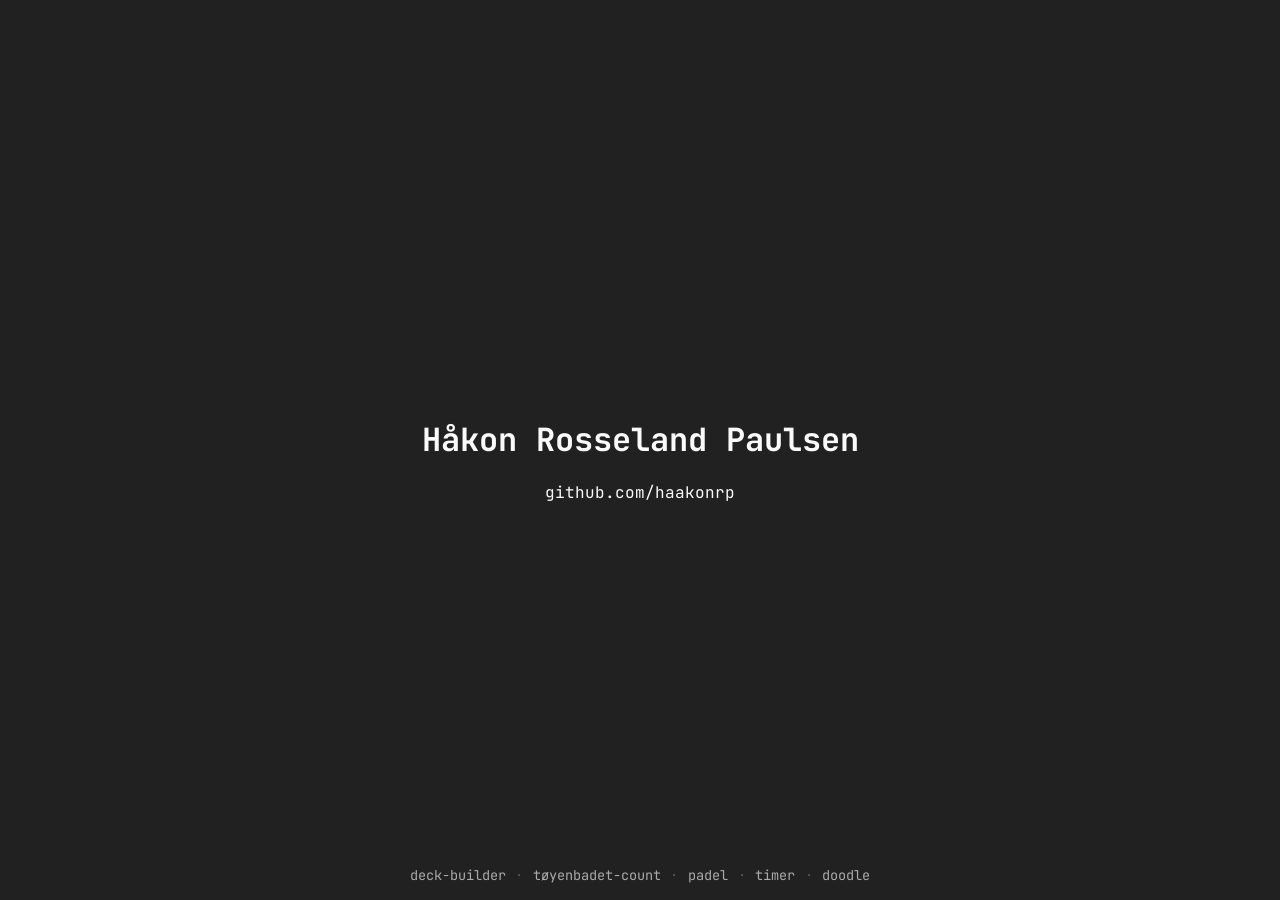
<file: index.html>
<!DOCTYPE html>
<html lang="en">
  <head>
    <meta charset="UTF-8">
    <meta name="viewport" content="width=device-width, initial-scale=1.0">
    <title>haakonrp</title>
    <link rel="stylesheet" type="text/css" href="style.css">
    <link rel="icon" href="data:image/svg+xml,<svg xmlns='http://www.w3.org/2000/svg' viewBox='0 0 100 100'><text x='50' y='54' font-size='80' text-anchor='middle' dominant-baseline='central'>👋</text></svg>"/>
    <link rel="apple-touch-icon" href="/apple-touch-icon.png"/>
  </head>
  <body>
    <div class="content">
      <h1>Håkon Rosseland Paulsen</h1>
      <a class="link" href="https://github.com/haakonrp" target="_blank">github.com/haakonrp</a>
    </div>
    <footer class="site-footer">
      <a class="link" href="/deck-builder/">deck-builder</a>
      <span class="sep">·</span>
      <a class="link" href="/toyenbadet-count/">tøyenbadet-count</a>
      <span class="sep">·</span>
      <a class="link" href="/padel/">padel</a>
      <span class="sep">·</span>
      <a class="link" href="/timer/">timer</a>
      <span class="sep">·</span>
      <a class="link" href="/doodle/">doodle</a>
    </footer>
  </body>
</html>
</file>
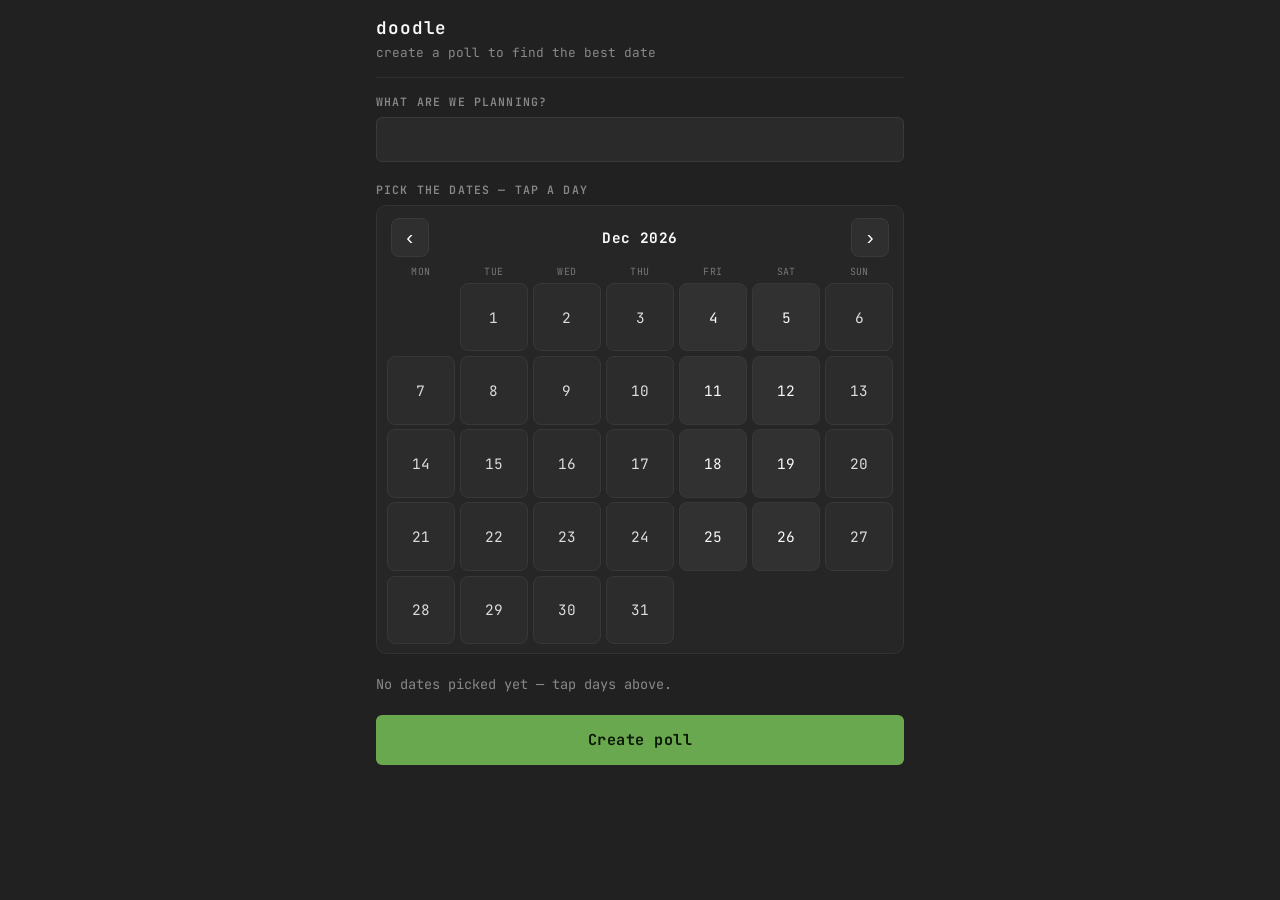
<file: doodle/index.html>
<!DOCTYPE html>
<html lang="en">
  <head>
    <meta charset="UTF-8">
    <meta name="viewport" content="width=device-width, initial-scale=1.0, maximum-scale=1.0, user-scalable=no, viewport-fit=cover">
    <meta name="theme-color" content="#212121">
    <title>doodle</title>
    <link rel="stylesheet" type="text/css" href="style.css">
    <link rel="icon" href="data:image/svg+xml,<svg xmlns='http://www.w3.org/2000/svg' viewBox='0 0 100 100'><text x='50' y='54' font-size='80' text-anchor='middle' dominant-baseline='central'>📅</text></svg>"/>
    <link rel="apple-touch-icon" href="/doodle/apple-touch-icon.png"/>
  </head>
  <body>
    <div class="app">
      <header class="topbar">
        <h1 id="title">doodle</h1>
        <p class="subtitle" id="subtitle">find a date that works for everyone</p>
      </header>

      <main id="view"></main>

      <footer class="actions" id="actions"></footer>
    </div>
    <script src="lz-string.min.js"></script>
    <script src="app.js"></script>
  </body>
</html>
</file>
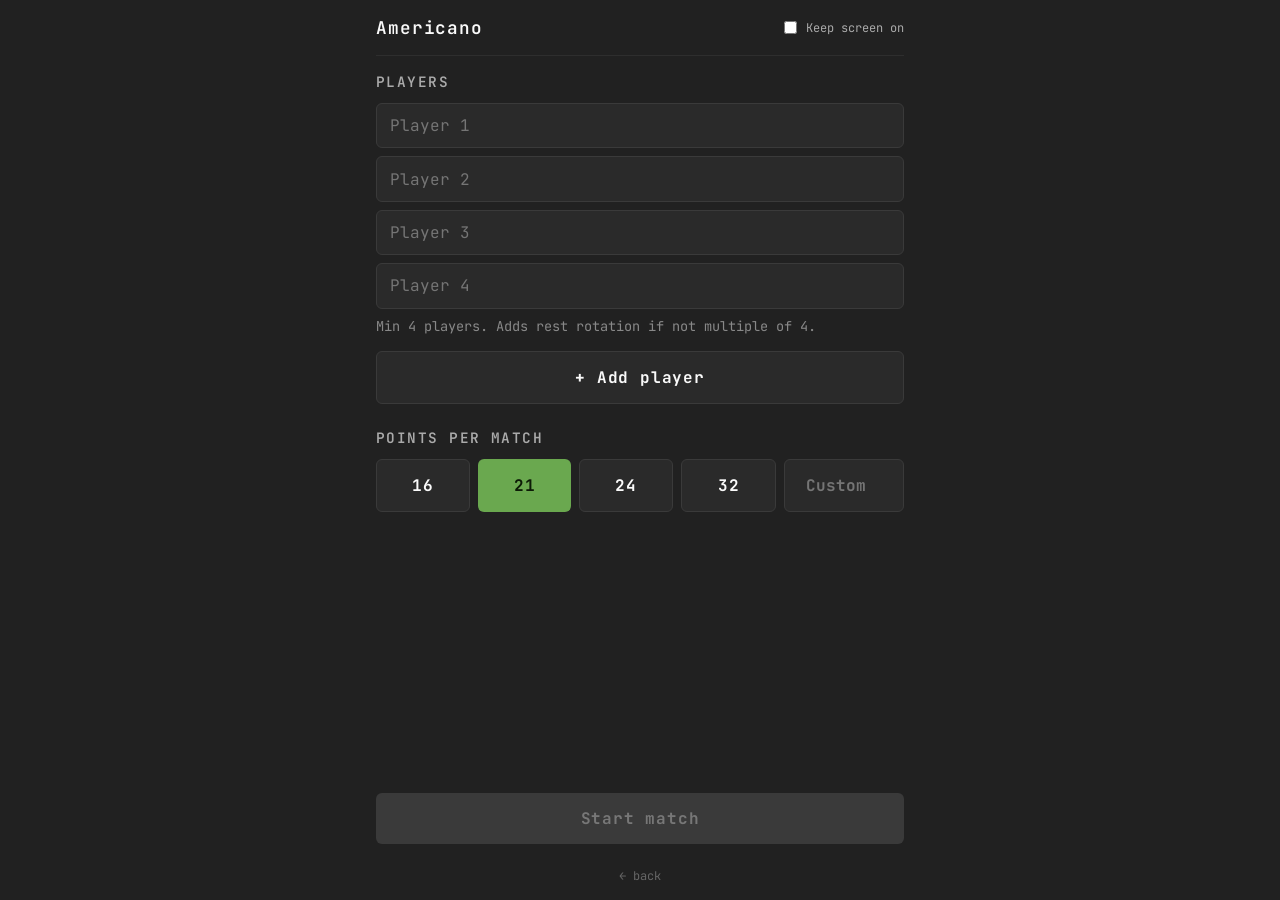
<file: padel/index.html>
<!DOCTYPE html>
<html lang="en">
  <head>
    <meta charset="UTF-8">
    <meta name="viewport" content="width=device-width, initial-scale=1.0, viewport-fit=cover">
    <meta name="theme-color" content="#212121">
    <title>Padel</title>
    <link rel="stylesheet" type="text/css" href="style.css">
    <link rel="icon" href="data:image/svg+xml,<svg xmlns='http://www.w3.org/2000/svg' viewBox='0 0 100 100'><text x='50' y='54' font-size='80' text-anchor='middle' dominant-baseline='central'>🎾</text></svg>"/>
    <link rel="apple-touch-icon" href="/padel/apple-touch-icon.png"/>
  </head>
  <body>
    <div class="app">
      <header class="topbar">
        <h1>Americano</h1>
        <label class="wake">
          <input type="checkbox" id="wakeToggle">
          <span>Keep screen on</span>
        </label>
      </header>

      <main id="view"></main>

      <footer class="actions" id="actions"></footer>
    </div>
    <script src="app.js"></script>
  </body>
</html>
</file>
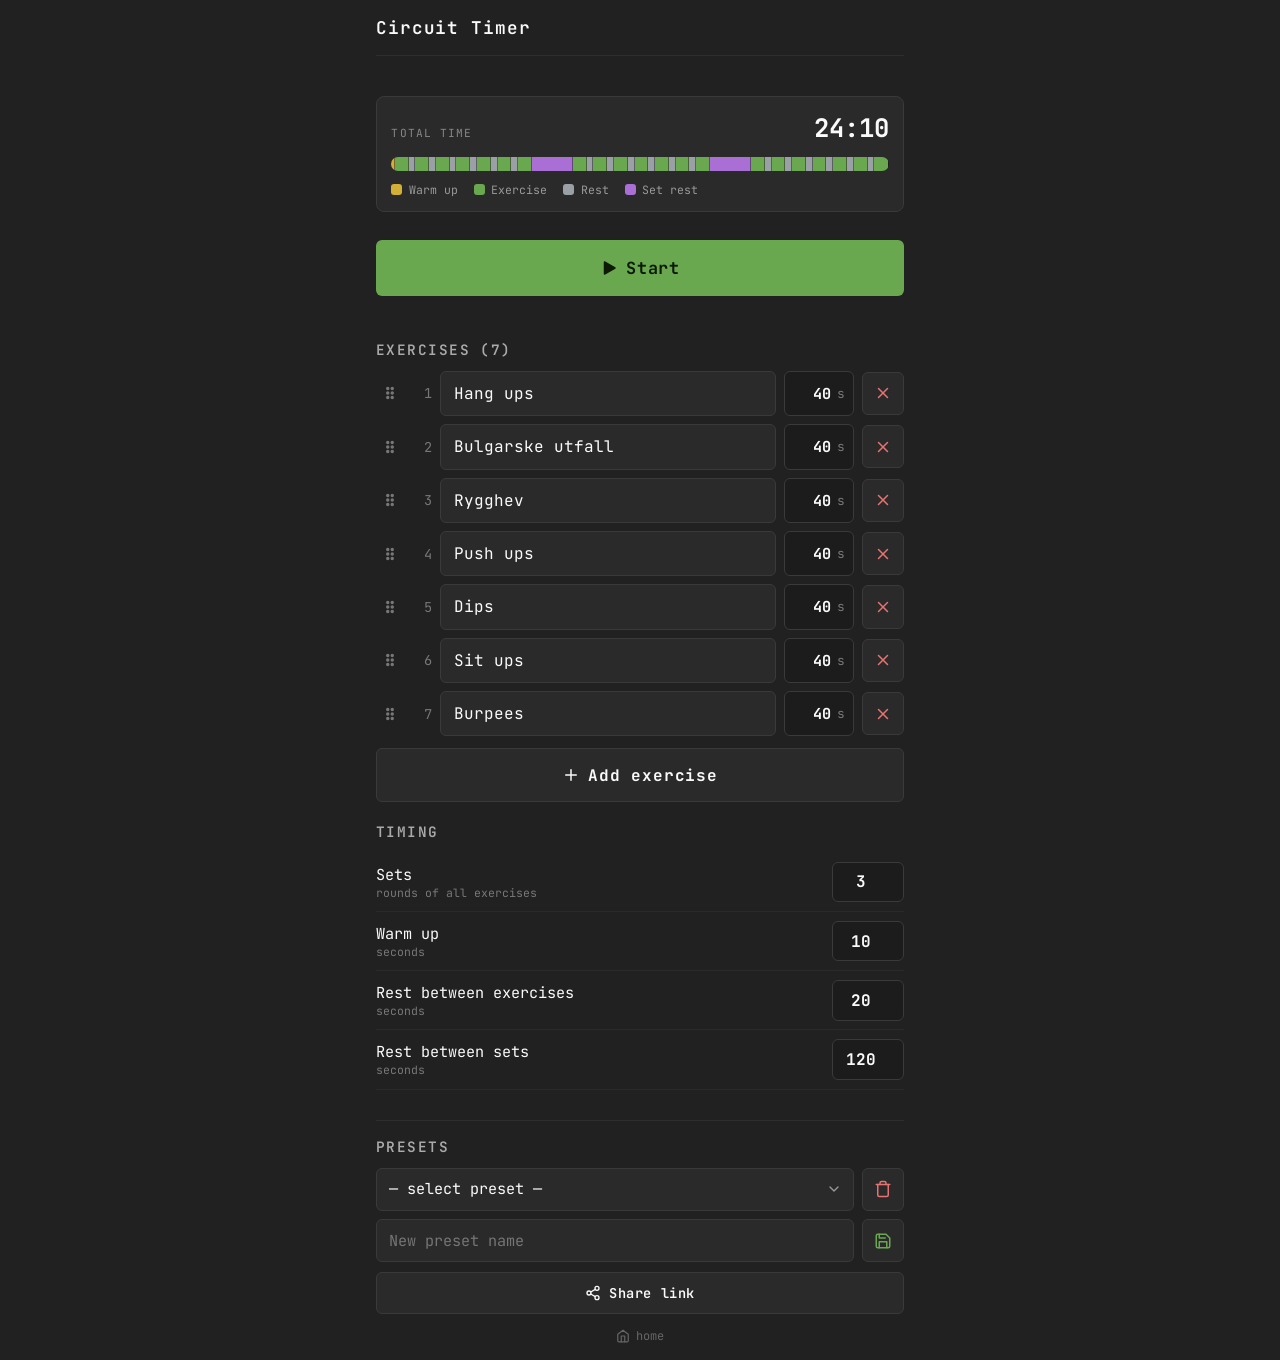
<file: timer/index.html>
<!DOCTYPE html>
<html lang="en">
  <head>
    <meta charset="UTF-8">
    <meta name="viewport" content="width=device-width, initial-scale=1.0, maximum-scale=1.0, user-scalable=no, viewport-fit=cover">
    <meta name="theme-color" content="#212121">
    <title>Circuit Timer</title>
    <link rel="stylesheet" type="text/css" href="style.css">
    <link rel="icon" href="data:image/svg+xml,<svg xmlns='http://www.w3.org/2000/svg' viewBox='0 0 100 100'><text x='50' y='54' font-size='80' text-anchor='middle' dominant-baseline='central'>💪</text></svg>"/>
    <link rel="apple-touch-icon" href="/timer/apple-touch-icon.png"/>
  </head>
  <body>
    <div class="app">
      <header class="topbar">
        <h1>Circuit Timer</h1>
      </header>

      <main id="view"></main>

      <footer class="actions" id="actions"></footer>
    </div>
    <script src="app.js"></script>
  </body>
</html>
</file>
<file: style.css>
@import url('https://fonts.googleapis.com/css2?family=JetBrains+Mono:ital,wght@0,100..800;1,100..800&display=swap');

html, body {
  width: 100%;
  height: 100%;
  background: #212121;
  overflow: hidden;
}

body {
  margin: 0;
  font-family: "JetBrains Mono", monospace;
  color: #fafafa;
}

.content {
  width: 100%;
  height: 100%;
  display: flex;
  justify-content: center;
  align-items: center;
  flex-direction: column;
  text-align: center;
}

.link {
  text-decoration: none;
  color: #fafafa;
}

.link:hover { text-decoration: underline; }

.site-footer {
  position: fixed;
  left: 0;
  right: 0;
  bottom: 1rem;
  display: flex;
  flex-wrap: nowrap;
  justify-content: center;
  align-items: center;
  white-space: nowrap;
  font-size: .85rem;
  color: #888;
}

.site-footer .sep {
  margin: 0 .6rem;
  color: #555;
}

.site-footer .link {
  color: #aaa;
}

@media (max-width: 430px) {
  .site-footer {
    font-size: .72rem;
  }

  .site-footer .sep {
    margin: 0 .35rem;
  }
}
</file>
<file: doodle/style.css>
@import url('https://fonts.googleapis.com/css2?family=JetBrains+Mono:ital,wght@0,100..800;1,100..800&display=swap');

* { box-sizing: border-box; }

/* Suppress double-tap-to-zoom and the tap delay on every element. */
* { touch-action: manipulation; }

html, body {
  margin: 0;
  padding: 0;
  background: #212121;
  color: #fafafa;
  font-family: "JetBrains Mono", monospace;
  -webkit-tap-highlight-color: transparent;
  -webkit-text-size-adjust: 100%;
}

body {
  min-height: 100vh;
  min-height: 100dvh;
}

.app {
  max-width: 560px;
  margin: 0 auto;
  padding: 1rem 1rem calc(1rem + env(safe-area-inset-bottom));
  display: flex;
  flex-direction: column;
  min-height: 100vh;
  min-height: 100dvh;
}

/* ---------- header ---------- */
.topbar {
  padding-bottom: 1rem;
  border-bottom: 1px solid #2e2e2e;
}

.topbar h1 {
  font-size: 1.1rem;
  margin: 0;
  font-weight: 600;
  letter-spacing: 0.05em;
  word-break: break-word;
}

.subtitle {
  margin: 0.3rem 0 0;
  font-size: 0.8rem;
  color: #888;
}

main {
  flex: 0 1 auto;
  padding: 1rem 0 0.25rem;
}

/* ---------- form fields ---------- */
.field { margin-bottom: 1.25rem; }

.field > label {
  display: block;
  font-size: 0.72rem;
  text-transform: uppercase;
  letter-spacing: 0.1em;
  color: #888;
  font-weight: 600;
  margin-bottom: 0.5rem;
}

input[type="text"],
input[type="date"] {
  width: 100%;
  background: #2a2a2a;
  border: 1px solid #3a3a3a;
  color: #fafafa;
  font-family: inherit;
  font-size: 1rem;               /* >=16px keeps iOS from zooming on focus */
  padding: 0.7rem 0.8rem;
  border-radius: 6px;
  min-width: 0;
}

input:focus { outline: none; border-color: #6aa84f; }

/* date input dark-mode tweaks */
input[type="date"] {
  -webkit-appearance: none;
  appearance: none;
  color-scheme: dark;
}
input[type="date"]::-webkit-calendar-picker-indicator {
  filter: invert(0.7);
  cursor: pointer;
}

.hint {
  margin: 0.5rem 0 0;
  font-size: 0.75rem;
  color: #777;
  line-height: 1.4;
}

.empty {
  font-size: 0.85rem;
  color: #888;
  margin: 0.5rem 0;
  line-height: 1.5;
}

.add-row {
  display: flex;
  gap: 0.5rem;
}
.add-row input { flex: 1; }

/* ---------- chosen-night chips ---------- */
.chip-list {
  display: flex;
  flex-wrap: wrap;
  gap: 0.5rem;
}

.chip {
  display: inline-flex;
  align-items: center;
  gap: 0.35rem;
  background: #2a2a2a;
  border: 1px solid #3a3a3a;
  border-radius: 8px;
  padding: 0.45rem 0.35rem 0.45rem 0.6rem;
}

.chip-dow { font-size: 0.7rem; color: #888; }
.chip-day { font-size: 0.95rem; font-weight: 700; }
.chip-mon { font-size: 0.7rem; color: #aaa; }

.chip-x {
  background: none;
  border: none;
  color: #888;
  font-size: 1.1rem;
  line-height: 1;
  cursor: pointer;
  padding: 0 0.2rem;
  min-width: 1.6rem;
  min-height: 1.6rem;
}
.chip-x:active { color: #e57373; }

/* ---------- calendar (create picker + results heat-map) ---------- */
.cal {
  background: #262626;
  border: 1px solid #333;
  border-radius: 10px;
  padding: 0.6rem;
  user-select: none;
}

.cal-head {
  display: flex;
  align-items: center;
  justify-content: space-between;
  padding: 0.15rem 0.25rem 0.55rem;
}
.cal-head.static { justify-content: center; }

.cal-title {
  font-size: 0.9rem;
  font-weight: 700;
  letter-spacing: 0.03em;
}

.cal-nav {
  background: #2f2f2f;
  border: 1px solid #3a3a3a;
  color: #fafafa;
  border-radius: 8px;
  width: 2.4rem;
  height: 2.4rem;
  font-size: 1.3rem;
  line-height: 1;
  cursor: pointer;
  display: flex;
  align-items: center;
  justify-content: center;
}
.cal-nav:active { background: #383838; }

.cal-dow {
  display: grid;
  grid-template-columns: repeat(7, 1fr);
  gap: 0.3rem;
  margin-bottom: 0.3rem;
}
.cal-dow span {
  text-align: center;
  font-size: 0.62rem;
  text-transform: uppercase;
  letter-spacing: 0.04em;
  color: #777;
}

.cal-grid {
  display: grid;
  grid-template-columns: repeat(7, 1fr);
  gap: 0.3rem;
}

.cal-cell {
  aspect-ratio: 1 / 1;
  display: flex;
  align-items: center;
  justify-content: center;
  border: 1px solid transparent;
  border-radius: 8px;
  font-size: 0.9rem;
  font-variant-numeric: tabular-nums;
}

/* create-picker day (interactive button) */
button.cal-cell {
  background: #2c2c2c;
  border-color: #383838;
  color: #ddd;
  font-family: inherit;
  cursor: pointer;
}
button.cal-cell:active { background: #343434; }
button.cal-cell.wknd { color: #fafafa; background: #313131; }
button.cal-cell.sel {
  background: #6aa84f;
  border-color: #6aa84f;
  color: #0c1a06;
  font-weight: 700;
}
.cal-cell.blank { border: none; background: none; }

.cal-summary { margin-top: 0.9rem; }
.cal-summary-count {
  font-size: 0.72rem;
  text-transform: uppercase;
  letter-spacing: 0.08em;
  color: #888;
  margin-bottom: 0.5rem;
}

/* results heat-map calendar */
/* space out the stacked month calendars on the vote screen */
.votecal {
  display: flex;
  flex-direction: column;
  gap: 0.75rem;
}

.rescal {
  display: flex;
  flex-direction: column;
  gap: 0.75rem;
  margin-bottom: 1.25rem;
}
.cal-result .cal-cell {
  position: relative;
}
.cal-cell.off {
  color: #4a4a4a;
  background: #232323;
}
.cal-cell.cand {
  background: #2b2b2b;
  border-color: #3a3a3a;
  color: #fafafa;
}
.cal-cell.cand .cal-day { font-size: 0.9rem; font-weight: 700; }
.cal-cell.cand .cal-tag {
  position: absolute;
  left: 0;
  right: 0;
  top: calc(50% + 0.65rem);
  text-align: center;
  font-size: 0.65rem;
  color: #cfe8c4;
  line-height: 1;
  font-variant-numeric: tabular-nums;
}
.cal-cell.cand .cal-tag .t-yes { color: #cfe8c4; font-weight: 700; }
.cal-cell.cand .cal-tag .t-maybe { color: #e6c34e; font-size: 0.55rem; }
.cal-cell.cand.best {
  border-color: #8bcf6f;
  box-shadow: 0 0 0 1px #8bcf6f inset;
}

/* vote calendar: tappable candidate day that cycles yes/maybe/no */
button.cal-cell.vc {
  background: #2b2b2b;
  border-color: #3a3a3a;
  color: #fafafa;
  font-family: inherit;
  cursor: pointer;
  position: relative;
}
button.cal-cell.vc:active { transform: scale(0.96); }
button.cal-cell.vc .cal-day { font-size: 0.9rem; font-weight: 700; }
button.cal-cell.vc .vc-mark {
  position: absolute;
  left: 0;
  right: 0;
  top: calc(50% + 0.65rem);
  text-align: center;
  font-size: 0.75rem;
  line-height: 1;
  font-weight: 700;
}
button.cal-cell.vc.v-no {
  background: #2a2a2a;
  border-color: #3a3a3a;
}
button.cal-cell.vc.v-no .vc-mark { color: #666; }
button.cal-cell.vc.v-yes {
  background: #6aa84f;
  border-color: #6aa84f;
  color: #0c1a06;
}
button.cal-cell.vc.v-yes .vc-mark { color: #0c1a06; }
button.cal-cell.vc.v-maybe {
  background: #d4af37;
  border-color: #d4af37;
  color: #201700;
}
button.cal-cell.vc.v-maybe .vc-mark { color: #201700; }

.vote-legend { flex-wrap: wrap; margin: 0.75rem 0 0; }
.vote-legend .dim { color: #666; }

/* "Select all / Clear all" quick-action — full width at the top of the vote screen */
.btn.bulk-btn {
  display: flex;
  align-items: center;
  justify-content: center;
  gap: 0.45rem;
  width: 100%;
  margin: 0 0 1rem;
  padding: 0.7rem 0.95rem;
  font-size: 0.9rem;
  font-weight: 600;
  border-radius: 8px;
  background: rgba(106, 168, 79, 0.14);
  border: 1px solid rgba(106, 168, 79, 0.55);
  color: #a6e08a;
  transition: background 0.12s, border-color 0.12s, color 0.12s;
}
.btn.bulk-btn::before {
  content: "✓";
  font-weight: 700;
  font-size: 0.9em;
  line-height: 1;
}
.btn.bulk-btn:active {
  background: rgba(106, 168, 79, 0.24);
}
/* When everything is already Yes, the button clears — show a neutral look. */
.btn.bulk-btn.is-clear {
  background: #2a2a2a;
  border-color: #3a3a3a;
  color: #aaa;
}
.btn.bulk-btn.is-clear::before {
  content: "×";
  font-size: 1.05em;
}

/* name field sits at the bottom of the vote screen, above the buttons */
.name-field { margin-top: 1.25rem; margin-bottom: 0; }

@media (max-width: 380px) {
  .cal-cell { font-size: 0.8rem; }
  .cal-cell.cand .cal-tag { font-size: 0.58rem; }
  .cal-cell.cand .cal-tag .t-maybe { font-size: 0.5rem; }
  .cal-grid, .cal-dow { gap: 0.2rem; }
}

/* ---------- vote rows ---------- */
.vote-rows {
  display: flex;
  flex-direction: column;
  gap: 0.5rem;
}

.vote-row {
  display: flex;
  align-items: center;
  justify-content: space-between;
  gap: 0.75rem;
  width: 100%;
  text-align: left;
  background: #2a2a2a;
  border: 1px solid #3a3a3a;
  border-left-width: 4px;
  border-radius: 8px;
  padding: 0.85rem 0.9rem;
  color: #fafafa;
  font-family: inherit;
  cursor: pointer;
  transition: border-color 0.12s, background 0.12s;
  min-height: 3.25rem;           /* comfortable touch target */
}
.vote-row:active { background: #303030; }

.vote-label { font-size: 0.95rem; }

.vote-badge {
  font-size: 0.72rem;
  font-weight: 700;
  letter-spacing: 0.06em;
  text-transform: uppercase;
  padding: 0.3rem 0.55rem;
  border-radius: 999px;
  white-space: nowrap;
  min-width: 4.2rem;
  text-align: center;
}

.vote-row.v-no    { border-left-color: #3a3a3a; }
.vote-row.v-no    .vote-badge { background: #333; color: #888; }
.vote-row.v-yes   { border-left-color: #6aa84f; background: #263123; }
.vote-row.v-yes   .vote-badge { background: #6aa84f; color: #0c1a06; }
.vote-row.v-maybe { border-left-color: #d4af37; background: #302c1e; }
.vote-row.v-maybe .vote-badge { background: #d4af37; color: #201700; }

/* ---------- winner banner ---------- */
.winner {
  background: #263123;
  border: 1px solid #385234;
  border-radius: 10px;
  padding: 0.9rem 1rem;
  margin-bottom: 1.25rem;
  text-align: center;
}
.winner-tag {
  font-size: 0.68rem;
  text-transform: uppercase;
  letter-spacing: 0.12em;
  color: #8bcf6f;
  margin-bottom: 0.3rem;
}
.winner-date {
  font-size: 1.05rem;
  font-weight: 700;
  color: #fafafa;
  word-break: break-word;
}

/* "Saved — now share" reminder on the results screen */
.save-notice {
  background: #2a2620;
  border: 1px solid #4a3f22;
  border-radius: 10px;
  padding: 0.9rem 1rem;
  margin-bottom: 1.25rem;
  text-align: center;
}
.save-notice-title {
  font-size: 0.95rem;
  font-weight: 700;
  color: #f0d98a;
  margin-bottom: 0.25rem;
}
.save-notice-sub {
  font-size: 0.78rem;
  color: #b9b096;
  line-height: 1.4;
  margin-bottom: 0.75rem;
}
.save-notice .btn { width: 100%; }

/* "Continue your last poll?" banner on the create screen */
.restore {
  display: flex;
  align-items: center;
  gap: 0.75rem;
  background: #26302b;
  border: 1px solid #37503f;
  border-radius: 10px;
  padding: 0.75rem 0.9rem;
  margin-bottom: 1.25rem;
}
.restore-info { flex: 1; min-width: 0; }
.restore-title {
  font-size: 0.88rem;
  font-weight: 700;
  color: #fafafa;
  word-break: break-word;
}
.restore-sub {
  font-size: 0.74rem;
  color: #9bbfa3;
  margin-top: 0.15rem;
}
.restore .btn { flex: 0 0 auto; }

/* "Combine links from others" box on the results screen */
.merge {
  margin: 0.5rem 0 0;
  border: 1px solid #333;
  border-radius: 10px;
  overflow: hidden;
}
.merge-toggle {
  width: 100%;
  background: #262626;
  border: none;
  color: #cfcfcf;
  font-family: inherit;
  font-size: 0.85rem;
  font-weight: 600;
  text-align: left;
  padding: 0.8rem 0.9rem;
  cursor: pointer;
}
.merge-toggle:active { background: #2c2c2c; }
.merge-toggle.open { color: #fafafa; border-bottom: 1px solid #333; }
.merge-body {
  padding: 0.9rem;
  display: flex;
  flex-direction: column;
  gap: 0.6rem;
}
/* the [hidden] attribute must win over display:flex above */
.merge-body[hidden] { display: none; }
.merge-hint {
  margin: 0;
  font-size: 0.76rem;
  color: #999;
  line-height: 1.45;
}
.merge-input {
  width: 100%;
  background: #1c1c1c;
  border: 1px solid #3a3a3a;
  color: #fafafa;
  font-family: inherit;
  font-size: 0.85rem;
  padding: 0.6rem 0.7rem;
  border-radius: 6px;
  resize: vertical;
  min-height: 3rem;
}
.merge-input:focus { outline: none; border-color: #6aa84f; }
.merge-body .btn.small { align-self: flex-start; }
.merge-status {
  font-size: 0.78rem;
  line-height: 1.4;
}
.merge-status:empty { display: none; }
.merge-status.ok { color: #8bcf6f; }
.merge-status.warn { color: #e0b64a; }

/* ---------- results grid ---------- */
.grid-wrap {
  overflow-x: auto;
  -webkit-overflow-scrolling: touch;
  border: 1px solid #3a3a3a;
  border-radius: 8px;
}

.grid {
  border-collapse: separate;
  border-spacing: 0;
  width: 100%;
  font-variant-numeric: tabular-nums;
}

.grid th, .grid td {
  padding: 0.55rem 0.4rem;
  text-align: center;
  border-bottom: 1px solid #3a3a3a;
  border-right: 1px solid #3a3a3a;
  white-space: nowrap;
}
.grid tr:last-child th,
.grid tr:last-child td { border-bottom: none; }

/* Two sticky left columns — the date and the count — stay visible while the
   voter columns scroll. The date is pinned to the edge; the count sits right
   after it at a fixed offset (so we give the date a fixed width to match). */
.grid th.corner,
.grid th.date {
  position: sticky;
  left: 0;
  z-index: 2;
  width: 4.5rem;
  min-width: 4.5rem;
  background: #242424;
  text-align: left;
  border-right: 1px solid #454545;
}
.grid th.sum-h,
.grid td.sum {
  position: sticky;
  left: 4.5rem;
  z-index: 2;
  background: #242424;
  border-right: 1px solid #454545;
}
.grid thead th.corner,
.grid thead th.sum-h { z-index: 3; }

.grid thead th {
  position: sticky;
  top: 0;
  background: #242424;
  font-size: 0.68rem;
  text-transform: uppercase;
  letter-spacing: 0.06em;
  color: #aaa;
  font-weight: 600;
  /* Sticky + border-collapse:separate drops the inherited bottom border, so
     draw the header's bottom separator as an inset shadow (always paints). */
  box-shadow: inset 0 -1px 0 #3a3a3a;
}

.grid th.name {
  max-width: 5.5rem;
}
.grid th.name span {
  display: inline-block;
  max-width: 5rem;
  overflow: hidden;
  text-overflow: ellipsis;
  vertical-align: bottom;
}
/* the ✓ column header: match the brighter, bolder ✓ used in the cells/legend
   (the generic header style makes it small, dim and thin, which looks off) */
.grid th.sum-h {
  color: #8bcf6f;
  text-align: center;
  font-size: 0.95rem;
  font-weight: 700;
  text-transform: none;
  letter-spacing: 0;
}

.grid th.corner {
  font-size: 0.68rem;
  text-transform: uppercase;
  letter-spacing: 0.06em;
  color: #aaa;
  text-align: center;
}

.grid th.date {
  padding: 0.5rem 0.6rem;
  font-weight: 400;
}
.grid .d-dow { display: block; font-size: 0.68rem; color: #888; }
.grid .d-day { display: block; font-size: 0.9rem; font-weight: 700; }

.grid td.cell {
  font-size: 1rem;
  font-weight: 700;
  min-width: 2.4rem;
}
.grid td.c-yes   { color: #8bcf6f; background: rgba(106,168,79,0.10); }
.grid td.c-maybe { color: #e6c34e; background: rgba(212,175,55,0.10); }
.grid td.c-no    { color: #555; }

.grid tr.best th.date { background: #26311f; }
.grid tr.best td.sum { background: #26311f; }
.grid tr.best td { background: rgba(106,168,79,0.07); }
.grid tr.best td.c-yes { background: rgba(106,168,79,0.16); }

/* count cell: yes total with a maybe "(~n)" beside it, laid out inline so the
   "(~n)" can never get pushed out of (or clipped by) the cell.
   Bottom-aligned so the number lines up with the bold date beside it
   (same 0.5rem bottom padding as .grid th.date), centered in the column. */
.grid td.sum {
  font-size: 0.85rem;
  width: 2.4rem;
  min-width: 2.4rem;
  text-align: center;
  vertical-align: bottom;
  padding: 0.5rem 0.3rem;
}
.grid td.sum .s-yes,
.grid td.sum .s-maybe {
  display: inline;
}
.grid .s-yes   { color: #8bcf6f; font-weight: 700; font-size: 0.9rem; }
.grid .s-maybe {
  color: #e6c34e;
  font-size: 0.68rem;
}

/* legend under the grid */
.legend {
  display: flex;
  gap: 1rem;
  justify-content: center;
  margin-top: 0.9rem;
  font-size: 0.75rem;
  color: #888;
}
.legend .lg { display: inline-flex; align-items: center; gap: 0.3rem; }
.legend b { font-style: normal; }
.legend .c-yes { color: #8bcf6f; }
.legend .c-maybe { color: #e6c34e; }
.legend .c-no { color: #666; }

/* ---------- buttons ---------- */
.actions {
  display: flex;
  flex-direction: column;
  gap: 0.5rem;
  padding-top: 0.5rem;
}

/* subtle "start a new poll" text link at the very bottom of results */
.new-poll-link {
  background: none;
  border: none;
  color: #666;
  font-family: inherit;
  font-size: 0.78rem;
  text-decoration: underline;
  cursor: pointer;
  padding: 0.75rem 0.5rem 0.25rem;
  align-self: center;
}
.new-poll-link:active { color: #999; }

.btn {
  width: 100%;
  background: #2a2a2a;
  color: #fafafa;
  border: 1px solid #3a3a3a;
  border-radius: 6px;
  padding: 0.9rem;
  font-family: inherit;
  font-size: 0.95rem;
  font-weight: 600;
  letter-spacing: 0.03em;
  cursor: pointer;
}
.btn:active { background: #333; }

.btn.primary {
  background: #6aa84f;
  color: #0c1a06;
  border: none;
  font-weight: 700;
}
.btn.primary:active { background: #5c9744; }

.btn.ghost {
  background: none;
  border: 1px solid #333;
  color: #999;
}

.btn.small {
  width: auto;
  padding: 0.7rem 1rem;
  white-space: nowrap;
}

.btn:disabled { opacity: 0.7; cursor: default; }

/* little shake to flag a required field */
@keyframes shake {
  0%, 100% { transform: translateX(0); }
  25% { transform: translateX(-5px); }
  75% { transform: translateX(5px); }
}
.shake { animation: shake 0.35s; }

/* ---------- narrow phones ---------- */
@media (max-width: 380px) {
  .vote-badge { min-width: 3.6rem; font-size: 0.68rem; }
  .vote-label { font-size: 0.88rem; }
  .btn { font-size: 0.9rem; }
}
</file>
<file: padel/style.css>
@import url('https://fonts.googleapis.com/css2?family=JetBrains+Mono:ital,wght@0,100..800;1,100..800&display=swap');

* { box-sizing: border-box; }

html, body {
  margin: 0;
  padding: 0;
  background: #212121;
  color: #fafafa;
  font-family: "JetBrains Mono", monospace;
  -webkit-tap-highlight-color: transparent;
}

body {
  min-height: 100vh;
  min-height: 100dvh;
}

.app {
  max-width: 560px;
  margin: 0 auto;
  padding: 1rem 1rem calc(1rem + env(safe-area-inset-bottom));
  display: flex;
  flex-direction: column;
  min-height: 100vh;
  min-height: 100dvh;
}

.topbar {
  display: flex;
  justify-content: space-between;
  align-items: center;
  gap: 1rem;
  padding-bottom: 1rem;
  border-bottom: 1px solid #2e2e2e;
}

.topbar h1 {
  font-size: 1.1rem;
  margin: 0;
  font-weight: 600;
  letter-spacing: 0.05em;
}

.wake {
  display: inline-flex;
  align-items: center;
  gap: 0.4rem;
  font-size: 0.75rem;
  color: #aaa;
  cursor: pointer;
  user-select: none;
}

.wake input { accent-color: #6aa84f; }

main {
  flex: 1;
  padding: 1rem 0;
}

h2 {
  font-size: 0.9rem;
  font-weight: 600;
  color: #aaa;
  text-transform: uppercase;
  letter-spacing: 0.1em;
  margin: 0 0 0.75rem;
}

.muted { color: #888; font-size: 0.85rem; }

/* Player list */
.player-row {
  display: flex;
  gap: 0.5rem;
  margin-bottom: 0.5rem;
}

.player-row input {
  flex: 1;
  background: #2a2a2a;
  border: 1px solid #3a3a3a;
  color: #fafafa;
  font-family: inherit;
  font-size: 1rem;
  padding: 0.7rem 0.8rem;
  border-radius: 6px;
  min-width: 0;
}

.player-row input:focus {
  outline: none;
  border-color: #6aa84f;
}

.icon-btn {
  background: #2a2a2a;
  color: #fafafa;
  border: 1px solid #3a3a3a;
  border-radius: 6px;
  width: 2.5rem;
  font-family: inherit;
  font-size: 1rem;
  cursor: pointer;
}

.icon-btn:active { background: #333; }

/* Buttons */
.btn {
  width: 100%;
  background: #6aa84f;
  color: #0c1a06;
  border: none;
  border-radius: 6px;
  padding: 0.95rem;
  font-family: inherit;
  font-size: 1rem;
  font-weight: 700;
  letter-spacing: 0.05em;
  cursor: pointer;
}

.btn:disabled {
  background: #3a3a3a;
  color: #777;
  cursor: not-allowed;
}

.btn.secondary {
  background: #2a2a2a;
  color: #fafafa;
  border: 1px solid #3a3a3a;
}

.btn.danger {
  background: #2a2a2a;
  color: #e57373;
  border: 1px solid #3a3a3a;
}

.actions {
  display: flex;
  flex-direction: column;
  gap: 0.5rem;
  padding-top: 0.5rem;
}

/* Round / match */
.round-head {
  display: flex;
  justify-content: space-between;
  align-items: baseline;
  margin-bottom: 1rem;
}

.round-head .num { font-size: 1.2rem; font-weight: 700; }

.match {
  background: #2a2a2a;
  border: 1px solid #3a3a3a;
  border-radius: 8px;
  padding: 0.9rem;
  margin-bottom: 0.75rem;
}

.match .court {
  font-size: 0.7rem;
  color: #888;
  letter-spacing: 0.1em;
  text-transform: uppercase;
  margin-bottom: 0.5rem;
}

.team {
  display: flex;
  justify-content: space-between;
  align-items: center;
  gap: 0.5rem;
  padding: 0.4rem 0;
}

.team .names {
  font-size: 0.95rem;
  flex: 1;
  min-width: 0;
  word-break: break-word;
}

.score-input {
  width: 3.2rem;
  text-align: center;
  background: #1c1c1c;
  border: 1px solid #3a3a3a;
  color: #fafafa;
  font-family: inherit;
  font-size: 1.1rem;
  font-weight: 700;
  padding: 0.5rem;
  border-radius: 6px;
}

.score-input:focus {
  outline: none;
  border-color: #6aa84f;
}

.vs {
  text-align: center;
  font-size: 0.7rem;
  color: #666;
  letter-spacing: 0.2em;
  padding: 0.2rem 0;
}

.resting {
  font-size: 0.8rem;
  color: #888;
  margin-top: 0.4rem;
  padding: 0.5rem 0.2rem 0;
  border-top: 1px dashed #3a3a3a;
}

/* Leaderboard */
.lb {
  width: 100%;
  border-collapse: collapse;
}

.lb th, .lb td {
  text-align: left;
  padding: 0.6rem 0.4rem;
  border-bottom: 1px solid #2e2e2e;
  font-size: 0.95rem;
}

.lb th {
  font-size: 0.7rem;
  text-transform: uppercase;
  letter-spacing: 0.1em;
  color: #888;
  font-weight: 600;
}

.lb td.num, .lb th.num { text-align: right; font-variant-numeric: tabular-nums; }

.lb tr.me td { color: #fafafa; }

.lb .rank {
  width: 1.8rem;
  color: #888;
}

.back-link {
  display: block;
  text-align: center;
  font-size: 0.75rem;
  color: #666;
  text-decoration: none;
  padding-top: 1rem;
}

.back-link:hover { color: #aaa; }

/* Podium */
.podium {
  display: grid;
  grid-template-columns: 1fr 1fr 1fr;
  align-items: end;
  gap: 0.4rem;
  margin: 1rem 0 1.5rem;
}

.podium-col {
  display: flex;
  flex-direction: column;
  align-items: center;
  text-align: center;
  min-width: 0;
}

.podium-col.empty { visibility: hidden; }

/* A pedestal with no player on it (e.g. no 2nd place after a tie for 1st). */
.podium-col.vacant { justify-content: flex-end; }
.podium-col.vacant .p-block { opacity: 0.35; }

.podium-col .medal {
  font-size: 1.8rem;
  line-height: 1;
  margin-bottom: 0.3rem;
}

.podium-col .p-name {
  font-size: 0.9rem;
  font-weight: 700;
  word-break: break-word;
  margin-bottom: 0.1rem;
}

.podium-col .p-pts {
  font-size: 0.75rem;
  color: #aaa;
  margin-bottom: 0.4rem;
  font-variant-numeric: tabular-nums;
}

.podium-col .p-block {
  width: 100%;
  border-radius: 6px 6px 0 0;
  font-weight: 700;
  font-size: 1rem;
  letter-spacing: 0.05em;
  color: #0c1a06;
  background: #6aa84f;
  display: flex;
  align-items: center;
  justify-content: center;
}

.podium-col.p1 .p-block { height: 5.5rem; background: #d4af37; color: #1a1100; }
.podium-col.p2 .p-block { height: 4rem;   background: #c0c0c0; color: #111; }
.podium-col.p3 .p-block { height: 3rem;   background: #cd7f32; color: #1a0e00; }
</file>
<file: timer/style.css>
@import url('https://fonts.googleapis.com/css2?family=JetBrains+Mono:ital,wght@0,100..800;1,100..800&display=swap');

* { box-sizing: border-box; }

/* Suppress double-tap-to-zoom and the tap delay on every element. touch-action
   does not inherit, so this must apply to the actual tappable controls (run
   buttons, inputs) too, not just html/body. The drag handle overrides this
   with touch-action: none for pointer-based reordering. */
* { touch-action: manipulation; }

html, body {
  margin: 0;
  padding: 0;
  background: #212121;
  color: #fafafa;
  font-family: "JetBrains Mono", monospace;
  -webkit-tap-highlight-color: transparent;
}

body {
  min-height: 100vh;
  min-height: 100dvh;
}

.app {
  max-width: 560px;
  margin: 0 auto;
  padding: 1rem 1rem calc(1rem + env(safe-area-inset-bottom));
  display: flex;
  flex-direction: column;
  min-height: 100vh;
  min-height: 100dvh;
}

.topbar {
  display: flex;
  justify-content: space-between;
  align-items: center;
  gap: 1rem;
  padding-bottom: 1rem;
  border-bottom: 1px solid #2e2e2e;
}

.topbar h1 {
  font-size: 1.1rem;
  margin: 0;
  font-weight: 600;
  letter-spacing: 0.05em;
}

main {
  flex: 1;
  padding: 1rem 0;
}

h2 {
  font-size: 0.9rem;
  font-weight: 600;
  color: #aaa;
  text-transform: uppercase;
  letter-spacing: 0.1em;
  margin: 1.25rem 0 0.75rem;
}

h2:first-child { margin-top: 0; }

.muted { color: #888; font-size: 0.85rem; }

/* Settings rows */
.field {
  display: flex;
  align-items: center;
  justify-content: space-between;
  gap: 0.75rem;
  padding: 0.55rem 0;
  border-bottom: 1px solid #2a2a2a;
}

.field label {
  font-size: 0.95rem;
  flex: 1;
  min-width: 0;
}

.field .sub {
  display: block;
  font-size: 0.72rem;
  color: #777;
}

.num-input {
  width: 4.5rem;
  text-align: center;
  background: #1c1c1c;
  border: 1px solid #3a3a3a;
  color: #fafafa;
  font-family: inherit;
  font-size: 1rem;
  font-weight: 700;
  padding: 0.55rem 0.4rem;
  border-radius: 6px;
}

.num-input:focus { outline: none; border-color: #6aa84f; }

/* Inline SVG icons */
.ic { display: block; flex: none; }

/* Exercise list */
.ex-row {
  display: flex;
  gap: 0.5rem;
  margin-bottom: 0.5rem;
  align-items: center;
}

.ex-row.dragging {
  background: #333;
  border-radius: 6px;
  box-shadow: 0 6px 16px rgba(0, 0, 0, 0.45);
  opacity: 0.97;
}

body.is-reordering, body.is-reordering * {
  user-select: none;
  -webkit-user-select: none;
  cursor: grabbing !important;
}

.drag-handle {
  display: inline-flex;
  align-items: center;
  justify-content: center;
  width: 1.8rem;
  height: 2.7rem;
  flex: none;
  background: none;
  border: none;
  color: #777;
  cursor: grab;
  padding: 0;
  touch-action: none;
}
.drag-handle:active { cursor: grabbing; color: #aaa; }

.ex-row .idx {
  width: 1.2rem;
  text-align: right;
  color: #777;
  font-size: 0.85rem;
  flex: none;
}

.ex-row input[type=text] {
  flex: 1;
  background: #2a2a2a;
  border: 1px solid #3a3a3a;
  color: #fafafa;
  font-family: inherit;
  font-size: 1rem;
  padding: 0.7rem 0.8rem;
  border-radius: 6px;
  min-width: 0;
}

.ex-row input[type=text]:focus { outline: none; border-color: #6aa84f; }

.time-wrap {
  display: flex;
  align-items: center;
  gap: 0.25rem;
  background: #1c1c1c;
  border: 1px solid #3a3a3a;
  border-radius: 6px;
  padding: 0 0.55rem 0 0.1rem;
  flex: none;
}

.time-wrap:focus-within { border-color: #6aa84f; }

.ex-row .ex-time {
  width: 2.9rem;
  text-align: right;
  background: transparent;
  border: none;
  color: #fafafa;
  font-family: inherit;
  font-size: 0.95rem;
  font-weight: 700;
  padding: 0.7rem 0.1rem;
  -moz-appearance: textfield;
}

.ex-row .ex-time::-webkit-outer-spin-button,
.ex-row .ex-time::-webkit-inner-spin-button { -webkit-appearance: none; margin: 0; }
.ex-row .ex-time:focus { outline: none; }
.ex-row .unit { color: #777; font-size: 0.8rem; }

.icon-btn {
  display: inline-flex;
  align-items: center;
  justify-content: center;
  background: #2a2a2a;
  color: #fafafa;
  border: 1px solid #3a3a3a;
  border-radius: 6px;
  width: 2.6rem;
  height: 2.7rem;
  flex: none;
  font-family: inherit;
  cursor: pointer;
}

.icon-btn:active { background: #333; }
.icon-btn.danger { color: #e57373; }
.icon-btn.danger.armed { background: #5a2020; border-color: #e57373; color: #fff; }

/* Total + time bar */
.total {
  display: flex;
  flex-direction: column;
  gap: 0.7rem;
  margin: 1.5rem 0;
  padding: 0.9rem;
  background: #2a2a2a;
  border: 1px solid #3a3a3a;
  border-radius: 8px;
}

.total-head {
  display: flex;
  justify-content: space-between;
  align-items: baseline;
}

.total .lbl {
  font-size: 0.7rem;
  text-transform: uppercase;
  letter-spacing: 0.1em;
  color: #888;
}

.total .val {
  font-size: 1.6rem;
  font-weight: 700;
  font-variant-numeric: tabular-nums;
}

.timebar {
  display: flex;
  width: 100%;
  height: 14px;
  border-radius: 7px;
  overflow: hidden;
  background: #1c1c1c;
}

.timebar .seg { height: 100%; min-width: 1px; }
.timebar .seg + .seg { box-shadow: -1px 0 0 rgba(33, 33, 33, 0.5); }

.seg.warmup, .sw.warmup { background: #d4af37; }
.seg.work,   .sw.work   { background: #6aa84f; }
.seg.rest,   .sw.rest   { background: #9aa0a6; }
.seg.restSet,.sw.restSet{ background: #a96fd4; }

.legend {
  display: flex;
  flex-wrap: wrap;
  gap: 0.4rem 1rem;
  font-size: 0.72rem;
  color: #999;
}

.legend .it { display: inline-flex; align-items: center; gap: 0.4rem; }
.legend .sw { width: 11px; height: 11px; border-radius: 3px; display: inline-block; }

/* Buttons */
.btn {
  width: 100%;
  display: inline-flex;
  align-items: center;
  justify-content: center;
  gap: 0.5rem;
  background: #6aa84f;
  color: #0c1a06;
  border: none;
  border-radius: 6px;
  padding: 0.95rem;
  font-family: inherit;
  font-size: 1rem;
  font-weight: 700;
  letter-spacing: 0.05em;
  cursor: pointer;
}

.btn.icon-only { gap: 0; padding: 0.95rem 0.5rem; }

.btn-start { margin: 0.25rem 0 1.5rem; padding: 1.05rem; font-size: 1.05rem; }

.btn:disabled { background: #3a3a3a; color: #777; cursor: not-allowed; }

.btn.secondary {
  background: #2a2a2a;
  color: #fafafa;
  border: 1px solid #3a3a3a;
}

.btn.danger {
  background: #2a2a2a;
  color: #e57373;
  border: 1px solid #3a3a3a;
}

.actions {
  display: flex;
  flex-direction: column;
  gap: 0.5rem;
  padding-top: 0.5rem;
}

.row-2 { display: flex; gap: 0.5rem; }
.row-2 .btn { flex: 1; }
.row-2 .btn.icon-only { flex: 0 0 3.6rem; }

/* Preset group in footer */
.preset-group {
  display: flex;
  flex-direction: column;
  gap: 0.5rem;
  margin-top: 0.4rem;
  padding-top: 1rem;
  border-top: 1px solid #2e2e2e;
}

.preset-group h2 { margin: 0 0 0.25rem; }

/* Presets */
.preset-bar { display: flex; gap: 0.5rem; align-items: stretch; }
.preset-bar select {
  flex: 1;
  height: 2.7rem;
  background: #2a2a2a;
  border: 1px solid #3a3a3a;
  color: #fafafa;
  font-family: inherit;
  font-size: 0.95rem;
  line-height: 1.2;
  padding: 0 2.2rem 0 0.75rem;
  border-radius: 6px;
  min-width: 0;
  appearance: none;
  -webkit-appearance: none;
  background-image: url("data:image/svg+xml,%3Csvg xmlns='http://www.w3.org/2000/svg' width='16' height='16' viewBox='0 0 24 24' fill='none' stroke='%23999' stroke-width='2' stroke-linecap='round' stroke-linejoin='round'%3E%3Cpolyline points='6 9 12 15 18 9'/%3E%3C/svg%3E");
  background-repeat: no-repeat;
  background-position: right 0.7rem center;
}
.preset-bar select:focus { outline: none; border-color: #6aa84f; }

.preset-name {
  flex: 1;
  height: 2.7rem;
  background: #2a2a2a;
  border: 1px solid #3a3a3a;
  color: #fafafa;
  font-family: inherit;
  font-size: 0.95rem;
  padding: 0 0.75rem;
  border-radius: 6px;
  min-width: 0;
}
.preset-name:focus { outline: none; border-color: #6aa84f; }

.icon-btn.preset-save { color: #6aa84f; border-color: #3a3a3a; }
.icon-btn.preset-save:active { background: #2f3a28; }

/* Share link button */
.io-btn { font-size: 0.85rem; padding: 0.7rem; font-weight: 600; letter-spacing: 0.04em; }
.io-btn .ic { width: 16px; height: 16px; }
.io-btn.ok { color: #6aa84f; border-color: #3a4a30; }
.share-btn { margin-top: 0.1rem; }

/* ===== Run view (full-screen phase colors) ===== */
body.is-running { transition: background-color 0.25s ease; }
/* Hide the header while running to free up vertical space for a bigger view. */
body.is-running .topbar { display: none; }

/* Lock the run view to the viewport so it never needs scrolling */
body.is-running { overflow: hidden; }
body.is-running .app { height: 100vh; height: 100svh; min-height: 0; }
body.is-running main { flex: 1; min-height: 0; padding: 0.5rem 0; overflow: hidden; }
body.is-running .run { height: 100%; min-height: 0; padding: 0; gap: clamp(0.5rem, 2vh, 1.2rem); }

/* Bigger text in the run view (header is hidden, so there's room to spare) */
body.is-running .phase-tag { font-size: clamp(0.95rem, 3.4vw, 1.15rem); }
body.is-running .phase-name {
  font-size: clamp(2rem, 9.5vw, 3.2rem);
  min-height: clamp(2.2rem, 10.5vw, 3.5rem);
}
body.is-running .ring-wrap { width: min(94vw, 52vh); }
body.is-running .clock { font-size: clamp(3.6rem, 18vw, 5.4rem); }
body.is-running .next-up { font-size: clamp(1rem, 4vw, 1.25rem); }

body.phase-work    { background: #4f8f3a; }
body.phase-warmup  { background: #b8860b; }
body.phase-rest    { background: #5a5f66; }
body.phase-restSet { background: #6a4c93; }
body.phase-done    { background: #4f8f3a; }

.run {
  display: flex;
  flex-direction: column;
  align-items: center;
  justify-content: center;
  text-align: center;
  gap: 0.8rem;
  min-height: 60vh;
  padding: 1rem 0;
}

.phase-tag {
  font-size: 0.85rem;
  text-transform: uppercase;
  letter-spacing: 0.15em;
  color: rgba(255, 255, 255, 0.8);
  text-align: center;
}

.phase-name {
  font-size: clamp(1.7rem, 8vw, 2.4rem);
  font-weight: 700;
  line-height: 1.1;
  word-break: break-word;
  color: #fff;
  min-height: clamp(1.9rem, 8.8vw, 2.65rem);
  display: flex;
  align-items: center;
  justify-content: center;
  text-align: center;
}
.phase-name.phase-next {
  font-weight: 600;
  color: rgba(255, 255, 255, 0.85);
}
.phase-name.phase-next .next-inline { white-space: normal; }
.phase-name.phase-next b { color: #fff; font-weight: 800; }

.clock {
  font-size: clamp(3rem, 15vw, 4.2rem);
  font-weight: 800;
  font-variant-numeric: tabular-nums;
  line-height: 1;
  color: #fff;
}

.ring-wrap { position: relative; width: min(94vw, 46vh); }
.ring-wrap svg { width: 100%; height: auto; display: block; transform: rotate(-90deg); }
.ring-bg { stroke: rgba(255, 255, 255, 0.22); }
.ring-fg { stroke: #fff; transition: stroke-dashoffset 0.2s linear; }
.ring-inner {
  position: absolute; inset: 0;
  display: flex; flex-direction: column;
  align-items: center; justify-content: center;
  gap: 0.3rem;
  padding: 18%;
}

.next-up { font-size: 0.9rem; color: rgba(255, 255, 255, 0.8); }
.next-up b { color: #fff; font-weight: 700; }
.next-up.reserve { visibility: hidden; }

.run.done .phase-name { color: #fff; }
.run.done .muted { color: rgba(255, 255, 255, 0.85); }

.run.done { gap: 1.4rem; }
.done-emoji { font-size: 72px; line-height: 1; }
.done-title {
  font-size: clamp(3rem, 16vw, 4.5rem);
  font-weight: 800;
  line-height: 1;
  color: #fff;
}
.done-ros {
  font-size: clamp(1.1rem, 5vw, 1.5rem);
  font-weight: 600;
  line-height: 1.3;
  color: #6aa84f;
  max-width: 22ch;
  text-align: center;
}
.done-stats {
  display: flex;
  gap: 2rem;
  margin-top: 0.4rem;
}
.done-stats div {
  display: flex;
  flex-direction: column;
  align-items: center;
  gap: 0.25rem;
}
.done-stats b {
  font-size: 1.7rem;
  font-weight: 800;
  color: #fff;
  font-variant-numeric: tabular-nums;
}
.done-stats span {
  font-size: 0.7rem;
  text-transform: uppercase;
  letter-spacing: 0.12em;
  color: rgba(255, 255, 255, 0.8);
}

/* Controls sit on a dark panel so they read on any phase color */
body.is-running .actions {
  background: rgba(0, 0, 0, 0.28);
  border-radius: 12px;
  padding: 0.45rem;
  gap: 0.45rem;
}

/* Bigger, thumb-friendly controls while running */
body.is-running .actions .btn {
  padding: 0.95rem;
  font-size: 1.05rem;
  border-radius: 10px;
}
body.is-running .actions .btn .ic {
  width: 23px;
  height: 23px;
}
body.is-running .actions .row-2 { gap: 0.45rem; }
body.is-running .actions .row-2 .btn.icon-only { flex: 0 0 3.9rem; padding: 0.95rem 0.5rem; }

.back-link {
  display: flex;
  align-items: center;
  justify-content: center;
  gap: 0.35rem;
  text-align: center;
  font-size: 0.75rem;
  color: #666;
  text-decoration: none;
  padding-top: 0.35rem;
}
.back-link:hover { color: #aaa; }
</file>
